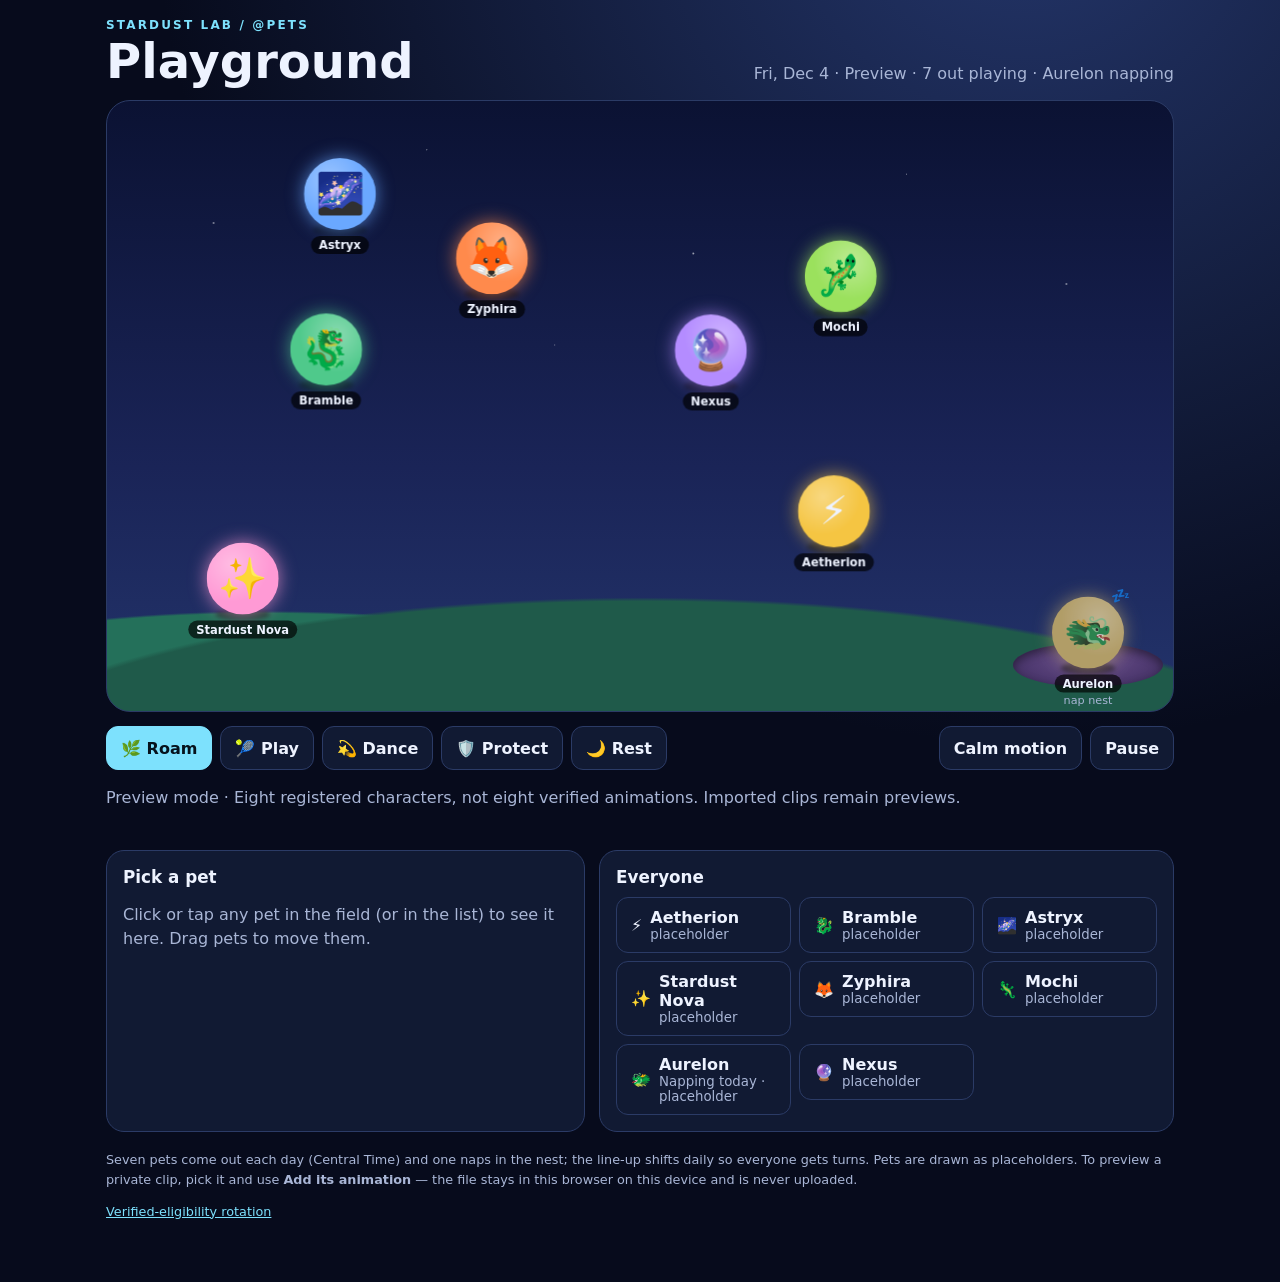
<file: index.html>
<!doctype html>
<html lang="en">
<head>
<meta charset="utf-8"><meta name="viewport" content="width=device-width, initial-scale=1">
<title>@Pets Playground</title>
<meta name="description" content="Your @Pets roaming free in one playground.">
<link rel="icon" href="data:image/svg+xml,%3Csvg xmlns='http://www.w3.org/2000/svg' viewBox='0 0 100 100'%3E%3Ctext y='.9em' font-size='90'%3E%E2%9C%A8%3C/text%3E%3C/svg%3E">
<style>
:root{--bg:#070b1c;--panel:#111a33;--line:#2b3b66;--text:#eef3ff;--muted:#a9b6d6;--accent:#7de1fd;--warm:#fde68a;
  font-family:system-ui,-apple-system,"Segoe UI",sans-serif;color:var(--text);color-scheme:dark}
*{box-sizing:border-box}
body{margin:0;min-height:100vh;background:radial-gradient(circle at 80% -10%,#24366b,transparent 50%),var(--bg)}
main{max-width:1100px;margin:auto;padding:18px 16px 48px}
header{display:flex;flex-wrap:wrap;align-items:end;justify-content:space-between;gap:8px 20px;margin-bottom:14px}
.eyebrow{color:var(--accent);font-size:.75rem;font-weight:800;letter-spacing:.18em}
h1{margin:4px 0 0;font-size:clamp(1.9rem,6vw,3rem);line-height:1.05}
#today{margin:0;color:var(--muted)}
#field{position:relative;height:clamp(360px,68vh,640px);border-radius:24px;overflow:hidden;border:1px solid var(--line);
  touch-action:none;user-select:none;-webkit-user-select:none;
  background:radial-gradient(ellipse 120% 60% at 50% 115%,#1f5a4a 0 55%,transparent 56%),
    radial-gradient(ellipse 80% 40% at 15% 108%,#24705a 0 60%,transparent 61%),
    linear-gradient(#0b1233,#1a2457 60%,#23346b)}
#field.day{background:radial-gradient(ellipse 120% 60% at 50% 115%,#3f9a5c 0 55%,transparent 56%),
    radial-gradient(ellipse 80% 40% at 15% 108%,#4fb26b 0 60%,transparent 61%),
    linear-gradient(#6fb7ff,#a8d8ff 60%,#d4ecff)}
.stars{position:absolute;inset:0;pointer-events:none;background-image:
  radial-gradient(1.5px 1.5px at 10% 20%,#fff9,transparent),radial-gradient(1px 1px at 30% 8%,#fff8,transparent),
  radial-gradient(1.5px 1.5px at 55% 25%,#fffa,transparent),radial-gradient(1px 1px at 75% 12%,#fff7,transparent),
  radial-gradient(1.5px 1.5px at 90% 30%,#fff9,transparent),radial-gradient(1px 1px at 42% 40%,#fff6,transparent)}
#field.day .stars{opacity:0}
.nest{position:absolute;right:10px;bottom:24px;width:150px;height:44px;border-radius:50%;
  background:radial-gradient(ellipse at 50% 40%,#6b4f8f,#3a2a5a);box-shadow:inset 0 4px 10px #0006;pointer-events:none}
.nest span{position:absolute;bottom:-20px;width:100%;text-align:center;font-size:.7rem;color:var(--muted)}
.pet{position:absolute;left:0;top:0;width:var(--size);height:var(--size);margin:calc(var(--size)/-2) 0 0 calc(var(--size)/-2);
  border:0;padding:0;background:none;cursor:grab;will-change:transform;touch-action:none;color:inherit;font:inherit}
.pet:active{cursor:grabbing}
.pet:focus-visible{outline:none}.pet:focus-visible .body{outline:3px solid var(--warm);outline-offset:3px}
.shadow{position:absolute;left:12%;right:12%;bottom:-8%;height:18%;border-radius:50%;background:#0007;filter:blur(2px)}
.body{position:absolute;inset:0;border-radius:50%;display:grid;place-items:center;overflow:hidden;
  background:radial-gradient(circle at 35% 30%,#fff5,transparent 55%),var(--c);box-shadow:0 0 18px color-mix(in srgb,var(--c) 70%,transparent)}
.body .glyph{font-size:calc(var(--size)*.55);line-height:1}
.body img,.body video{width:100%;height:100%;object-fit:contain;background:#0003}
.pet.has-clip .body{background:none;box-shadow:none;border-radius:0;overflow:visible}
.tag{position:absolute;top:100%;left:50%;transform:translate(-50%,6px);white-space:nowrap;font-size:.72rem;font-weight:700;
  padding:2px 8px;border-radius:99px;background:#000a;pointer-events:none}
.bubble{position:absolute;right:-6px;top:-10px;font-size:.95rem;pointer-events:none}
.pet.selected .tag{background:var(--warm);color:#1a1300}
.pet.sleeping .body{filter:saturate(.6) brightness(.85)}
.toolbar{display:flex;flex-wrap:wrap;gap:8px;margin:14px 0}
button,.filebtn{font:inherit;font-weight:700;border-radius:12px;border:1px solid var(--line);background:var(--panel);color:var(--text);
  padding:10px 14px;min-height:44px;cursor:pointer}
button[aria-pressed="true"]{background:var(--accent);color:#06121c;border-color:var(--accent)}
button:focus-visible,.filebtn:focus-within,select:focus-visible{outline:3px solid var(--warm);outline-offset:2px}
.spacer{flex:1}
.grid{display:grid;grid-template-columns:minmax(0,1fr) minmax(0,1.2fr);gap:14px}
@media(max-width:760px){.grid{grid-template-columns:1fr}}
.panel{background:var(--panel);border:1px solid var(--line);border-radius:18px;padding:16px}
.panel h2{margin:0 0 10px;font-size:1.05rem}
.muted{color:var(--muted)}p{line-height:1.5}
#card .row{display:flex;flex-wrap:wrap;gap:8px;margin-top:10px}
.filebtn{display:inline-flex;align-items:center}.filebtn input{position:absolute;opacity:0;width:1px;height:1px}
#roster{list-style:none;margin:0;padding:0;display:grid;grid-template-columns:repeat(auto-fill,minmax(150px,1fr));gap:8px}
#roster button{width:100%;text-align:left;display:flex;gap:8px;align-items:center;font-weight:600}
#roster small{display:block;color:var(--muted);font-weight:500}
#status{min-height:1.5em;margin:6px 0 0;color:var(--warm)}
footer{margin-top:18px;font-size:.8rem;color:var(--muted)}
</style>
</head>
<body>
<main>
<header>
  <div><div class="eyebrow">STARDUST LAB / @PETS</div><h1>Playground</h1></div>
  <p id="today" aria-live="polite"></p>
</header>

<div id="field" aria-label="Playground field. Pets are buttons: press one to pick it, or drag it somewhere new.">
  <div class="stars"></div>
  <div class="nest" aria-hidden="true"><span>nap nest</span></div>
</div>

<div class="toolbar" role="group" aria-label="What everyone does">
  <button type="button" data-action="roam" aria-pressed="true">🌿 Roam</button>
  <button type="button" data-action="play" aria-pressed="false">🎾 Play</button>
  <button type="button" data-action="dance" aria-pressed="false">💫 Dance</button>
  <button type="button" data-action="protect" aria-pressed="false">🛡️ Protect</button>
  <button type="button" data-action="rest" aria-pressed="false">🌙 Rest</button>
  <span class="spacer"></span>
  <button type="button" id="calm" aria-pressed="false">Calm motion</button>
  <button type="button" id="pause" aria-pressed="false">Pause</button>
</div>
<p class="muted">Preview mode · Eight registered characters, not eight verified animations. Imported clips remain previews.</p>
<p id="status" role="status" aria-live="polite"></p>

<div class="grid">
  <section class="panel" id="card" aria-live="polite">
    <h2>Pick a pet</h2>
    <p class="muted">Click or tap any pet in the field (or in the list) to see it here. Drag pets to move them.</p>
  </section>
  <section class="panel">
    <h2>Everyone</h2>
    <ul id="roster"></ul>
  </section>
</div>

<footer>
  <p>Seven pets come out each day (Central Time) and one naps in the nest; the line-up shifts daily so everyone gets turns.
  Pets are drawn as placeholders. To preview a private clip, pick it and use <b>Add its animation</b> — the file stays in this browser on this device and is never uploaded.</p>
  <p><a href="rotation.html" style="color:var(--accent)">Verified-eligibility rotation</a></p>
</footer>
</main>
<script type="module" src="./playground.mjs"></script>
</body>
</html>
</file>
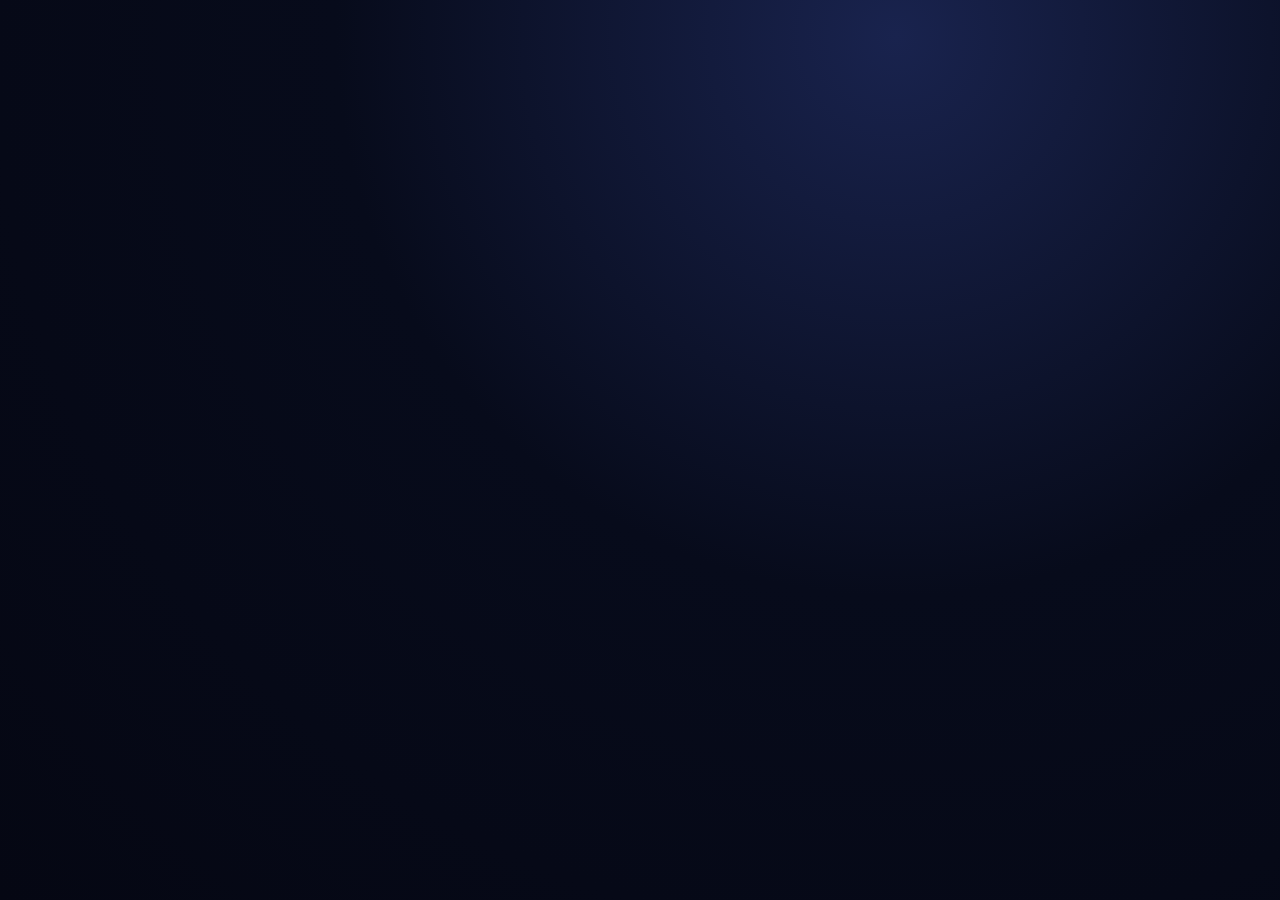
<file: codex-import/appdeploy-mobile/index.html>
<!doctype html>
<html lang="en">
  <head>
    <meta charset="UTF-8" />
    <meta name="viewport" content="width=device-width, initial-scale=1.0" />
    <title>Stardust @Pets Playground</title>
    <link rel="stylesheet" href="./src/styles.css" />
  </head>
  <body>
    <div id="app"></div>
    <script type="module" src="./src/main.ts"></script>
  </body>
</html>
</file>
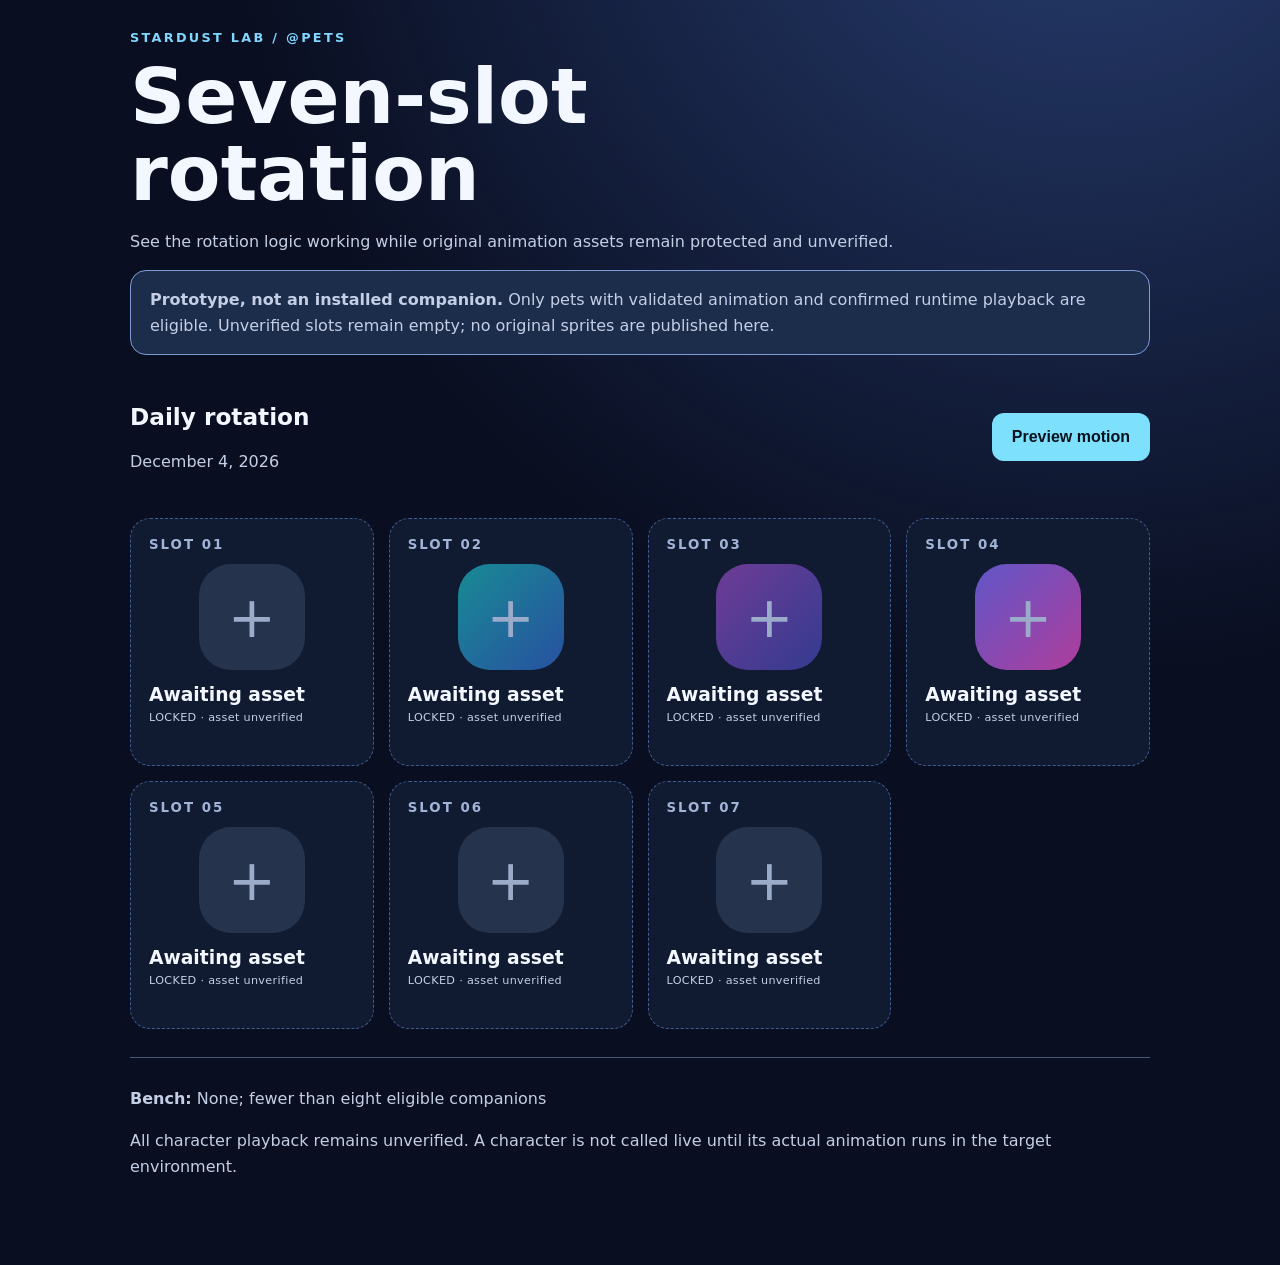
<file: rotation.html>
<!doctype html>
<html lang="en">
<head>
<meta charset="utf-8"><meta name="viewport" content="width=device-width, initial-scale=1">
<title>@Pets — Rotation Playground</title>
<style>
:root{font-family:system-ui,sans-serif;color-scheme:dark;background:#090e20;color:#f3f7ff}
*{box-sizing:border-box}body{margin:0;min-height:100vh;background:radial-gradient(circle at 85% -15%,#283e72,transparent 48%),#090e20}
main{max-width:1060px;padding:30px 20px 70px;margin:auto}.eyebrow{color:#80d6ff;font-size:.8rem;font-weight:800;letter-spacing:.18em;text-transform:uppercase}
h1{font-size:clamp(2.4rem,8vw,4.8rem);line-height:1;margin:14px 0}h2{font-size:1.45rem}p{line-height:1.6;color:#c4cfe6}
.notice{padding:16px 19px;border:1px solid #7f9bd6;background:#1c2c4b;border-radius:16px}
.controls{display:flex;flex-wrap:wrap;align-items:center;justify-content:space-between;gap:14px;margin:28px 0}
button{border:none;background:#7de1fd;color:#07101e;border-radius:12px;font-size:1rem;font-weight:800;padding:14px 20px;cursor:pointer;min-height:48px}
button:focus-visible{outline:3px solid #fef08a;outline-offset:4px}
#slots{display:grid;grid-template-columns:repeat(auto-fit,minmax(210px,1fr));gap:15px}
.pet-card{background:#172642;border:1px solid #415d91;border-radius:20px;min-height:248px;padding:18px;display:flex;flex-direction:column;align-items:flex-start}
.pet-card small{letter-spacing:.15em;color:#a1b4d8;font-weight:800}
.orb{display:grid;place-items:center;align-self:center;width:106px;height:106px;margin:12px 0;border-radius:32px;background:linear-gradient(135deg,#2a6dc6,#935df4);box-shadow:0 0 35px #556ed54d;font-size:3.6rem}
.pet-card:nth-child(2) .orb{background:linear-gradient(135deg,#188a94,#2851a1)}
.pet-card:nth-child(3) .orb{background:linear-gradient(135deg,#6e3c96,#333b90)}
.pet-card:nth-child(4) .orb{background:linear-gradient(135deg,#6156c8,#ae3d9b)}
.pet-card h3{font-size:1.17rem;margin:2px 0 4px}.pet-card p{font-size:.7rem;letter-spacing:.03em;margin:0}
.vacant{border-style:dashed;background:#101a30}.vacant .orb{background:#26334c;box-shadow:none;color:#9aacca}
.moving .pet-card:not(.vacant) .orb{animation:float 1.4s ease-in-out infinite alternate}
@keyframes float{to{transform:translateY(-15px) rotate(5deg)}}
@media(prefers-reduced-motion:reduce){.moving .orb{animation:none!important}}
footer{margin-top:28px;border-top:1px solid #465778;padding-top:12px}
</style>
</head>
<body><main>
<div class="eyebrow">STARDUST LAB / @PETS</div>
<h1>Seven-slot<br>rotation</h1>
<p>See the rotation logic working while original animation assets remain protected and unverified.</p>
<p class="notice"><strong>Prototype, not an installed companion.</strong> Only pets with validated animation and confirmed runtime playback are eligible. Unverified slots remain empty; no original sprites are published here.</p>
<div class="controls"><div><h2>Daily rotation</h2><p id="day" aria-live="polite"></p></div><button id="motion" type="button" aria-pressed="false">Preview motion</button></div>
<section id="slots" aria-label="Seven companion slots"></section>
<footer><p><strong>Bench:</strong> <span id="bench"></span></p><p>All character playback remains unverified. A character is not called live until its actual animation runs in the target environment.</p></footer>
</main><script type="module" src="./rotation.mjs"></script></body></html>
</file>
<file: codex-import/appdeploy-mobile/src/styles.css>
@tailwind base;
@tailwind components;
@tailwind utilities;

:root {
  font-family:
    system-ui,
    -apple-system,
    Segoe UI,
    sans-serif;
  color: #edf3ff;
  background: #060a1b;
  font-synthesis: none;
}
* {
  box-sizing: border-box;
}
body {
  margin: 0;
  background: radial-gradient(
    circle at 70% 4%,
    #19234e 0,
    #070b1b 45%,
    #050713 100%
  );
  min-height: 100vh;
}
button,
select {
  font: inherit;
}
button {
  cursor: pointer;
}
button:focus-visible,
select:focus-visible,
input:focus-visible {
  outline: 3px solid #9fe6ff;
  outline-offset: 3px;
}
.shell {
  max-width: 1100px;
  margin: auto;
  padding: 18px 14px 44px;
}
header {
  display: flex;
  align-items: center;
  justify-content: space-between;
  gap: 12px;
  margin-bottom: 18px;
}
.kicker {
  font-size: 11px;
  letter-spacing: 3px;
  color: #9edbfc;
  text-transform: uppercase;
  font-weight: 800;
}
h1 {
  margin: 4px 0 2px;
  font-size: clamp(30px, 6vw, 48px);
  letter-spacing: 1px;
  line-height: 1.06;
}
h1 em {
  font-style: normal;
  color: #90c9ff;
}
.subtitle {
  color: #a6b7d8;
  font-size: 13px;
  margin: 6px 0;
}
.status {
  font-size: 12px;
  border: 1px solid #425987;
  border-radius: 999px;
  padding: 8px 10px;
  color: #baddf6;
  flex-shrink: 0;
}
.panel {
  background: #0d1429dd;
  border: 1px solid #2a3a62;
  border-radius: 22px;
  padding: 16px;
  margin-bottom: 14px;
  box-shadow: 0 12px 24px #0003;
}
.headrow {
  display: flex;
  align-items: center;
  justify-content: space-between;
  gap: 8px;
  flex-wrap: wrap;
}
h2 {
  margin: 0 0 12px;
  font-size: 17px;
  letter-spacing: 0.4px;
}
small,
.muted {
  color: #9daed0;
}
.stage {
  min-height: 270px;
  border: 1px solid #34568c;
  border-radius: 20px;
  padding: 16px 10px;
  display: flex;
  align-items: stretch;
  justify-content: center;
  gap: 12px;
  position: relative;
  overflow: hidden;
  background:
    radial-gradient(ellipse at 50% 90%, #2e2b6b 0, transparent 60%),
    radial-gradient(circle at 20% 15%, #1b4b88 0, transparent 33%), #090f29;
}
.stage:before {
  content: '✦  ·       ✧          ✦      ·    ✧      ✦';
  position: absolute;
  top: 9px;
  left: 5%;
  right: 5%;
  text-align: center;
  color: #9abcfe66;
  letter-spacing: 12px;
  pointer-events: none;
}
.pet {
  position: relative;
  flex: 1;
  min-width: 0;
  max-width: 330px;
  display: flex;
  align-items: center;
  flex-direction: column;
  justify-content: center;
  gap: 6px;
  transition: transform 0.3s;
}
.pet.hidden {
  display: none;
}
.pet .orb {
  width: min(35vw, 165px);
  height: min(35vw, 165px);
  min-width: 110px;
  min-height: 110px;
  display: grid;
  place-items: center;
  border-radius: 50%;
  background: radial-gradient(circle, #28417ba8, #18214922 70%);
  box-shadow:
    0 0 28px #5f9cff40,
    inset 0 0 35px #5b99f844;
  animation: breathe 2.6s ease-in-out infinite;
}
.pet:nth-child(2) .orb {
  box-shadow:
    0 0 28px #bb75ff60,
    inset 0 0 35px #ab75ff3f;
}
.avatar {
  width: 100%;
  height: 100%;
  object-fit: contain;
  filter: drop-shadow(0 0 18px #93c7ff9c);
  border-radius: 14px;
}
.symbol {
  font-size: clamp(66px, 17vw, 100px);
  line-height: 1;
}
.pet strong {
  font-size: 17px;
}
.pet .source {
  color: #b7c7e5;
  font-size: 11px;
  max-width: 165px;
  text-align: center;
  min-height: 28px;
}
.versus {
  font-size: 28px;
  align-self: center;
  color: #dfc9ff;
  text-shadow: 0 0 14px #d0aeff;
}
.controls {
  display: flex;
  flex-wrap: wrap;
  gap: 8px;
  align-items: center;
  margin: 12px 0 2px;
}
</file>
